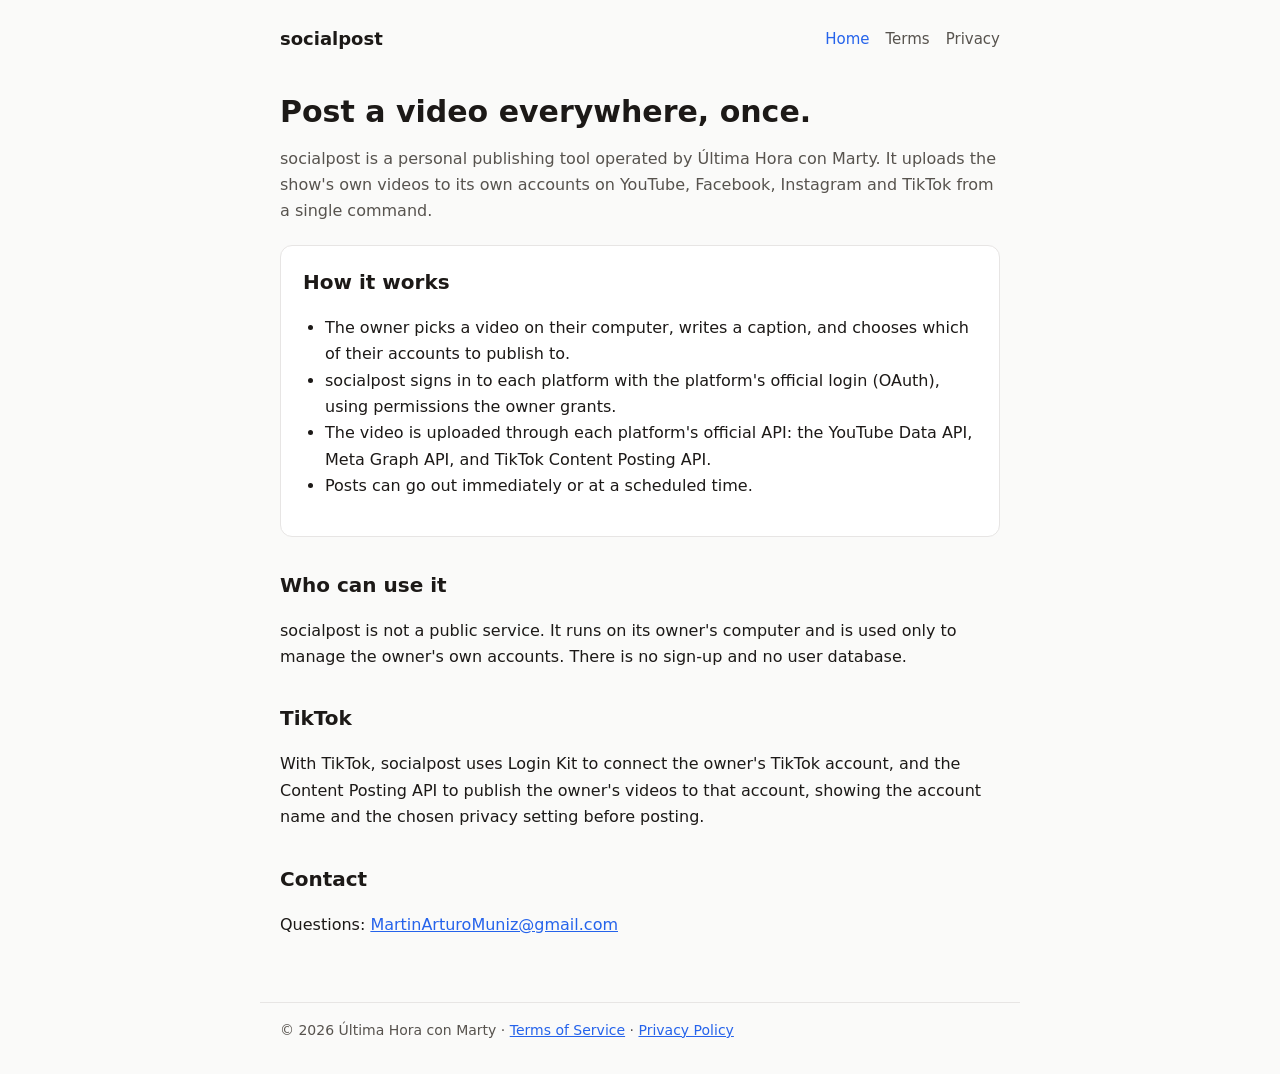
<file: index.html>
<!doctype html>
<html lang="en">
<head>
<meta charset="utf-8">
<meta name="viewport" content="width=device-width, initial-scale=1">
<title>socialpost</title>
<meta name="description" content="socialpost is a personal publishing tool that uploads the owner's own videos to their YouTube, Facebook, Instagram and TikTok accounts.">
<link rel="stylesheet" href="style.css">
</head>
<body>
<header>
  <a class="brand" href="./">socialpost</a>
  <nav><a href="./" aria-current="page">Home</a><a href="terms.html">Terms</a><a href="privacy.html">Privacy</a></nav>
</header>
<main>
  <h1>Post a video everywhere, once.</h1>
  <p class="muted">socialpost is a personal publishing tool operated by Última Hora con Marty. It uploads the show's own videos to its own accounts on YouTube, Facebook, Instagram and TikTok from a single command.</p>

  <div class="card">
    <h2 style="margin-top:0">How it works</h2>
    <ul>
      <li>The owner picks a video on their computer, writes a caption, and chooses which of their accounts to publish to.</li>
      <li>socialpost signs in to each platform with the platform's official login (OAuth), using permissions the owner grants.</li>
      <li>The video is uploaded through each platform's official API: the YouTube Data API, Meta Graph API, and TikTok Content Posting API.</li>
      <li>Posts can go out immediately or at a scheduled time.</li>
    </ul>
  </div>

  <h2>Who can use it</h2>
  <p>socialpost is not a public service. It runs on its owner's computer and is used only to manage the owner's own accounts. There is no sign-up and no user database.</p>

  <h2>TikTok</h2>
  <p>With TikTok, socialpost uses Login Kit to connect the owner's TikTok account, and the Content Posting API to publish the owner's videos to that account, showing the account name and the chosen privacy setting before posting.</p>

  <h2>Contact</h2>
  <p>Questions: <a href="mailto:MartinArturoMuniz@gmail.com">MartinArturoMuniz@gmail.com</a></p>
</main>
<footer>© 2026 Última Hora con Marty · <a href="terms.html">Terms of Service</a> · <a href="privacy.html">Privacy Policy</a></footer>
</body>
</html>
</file>
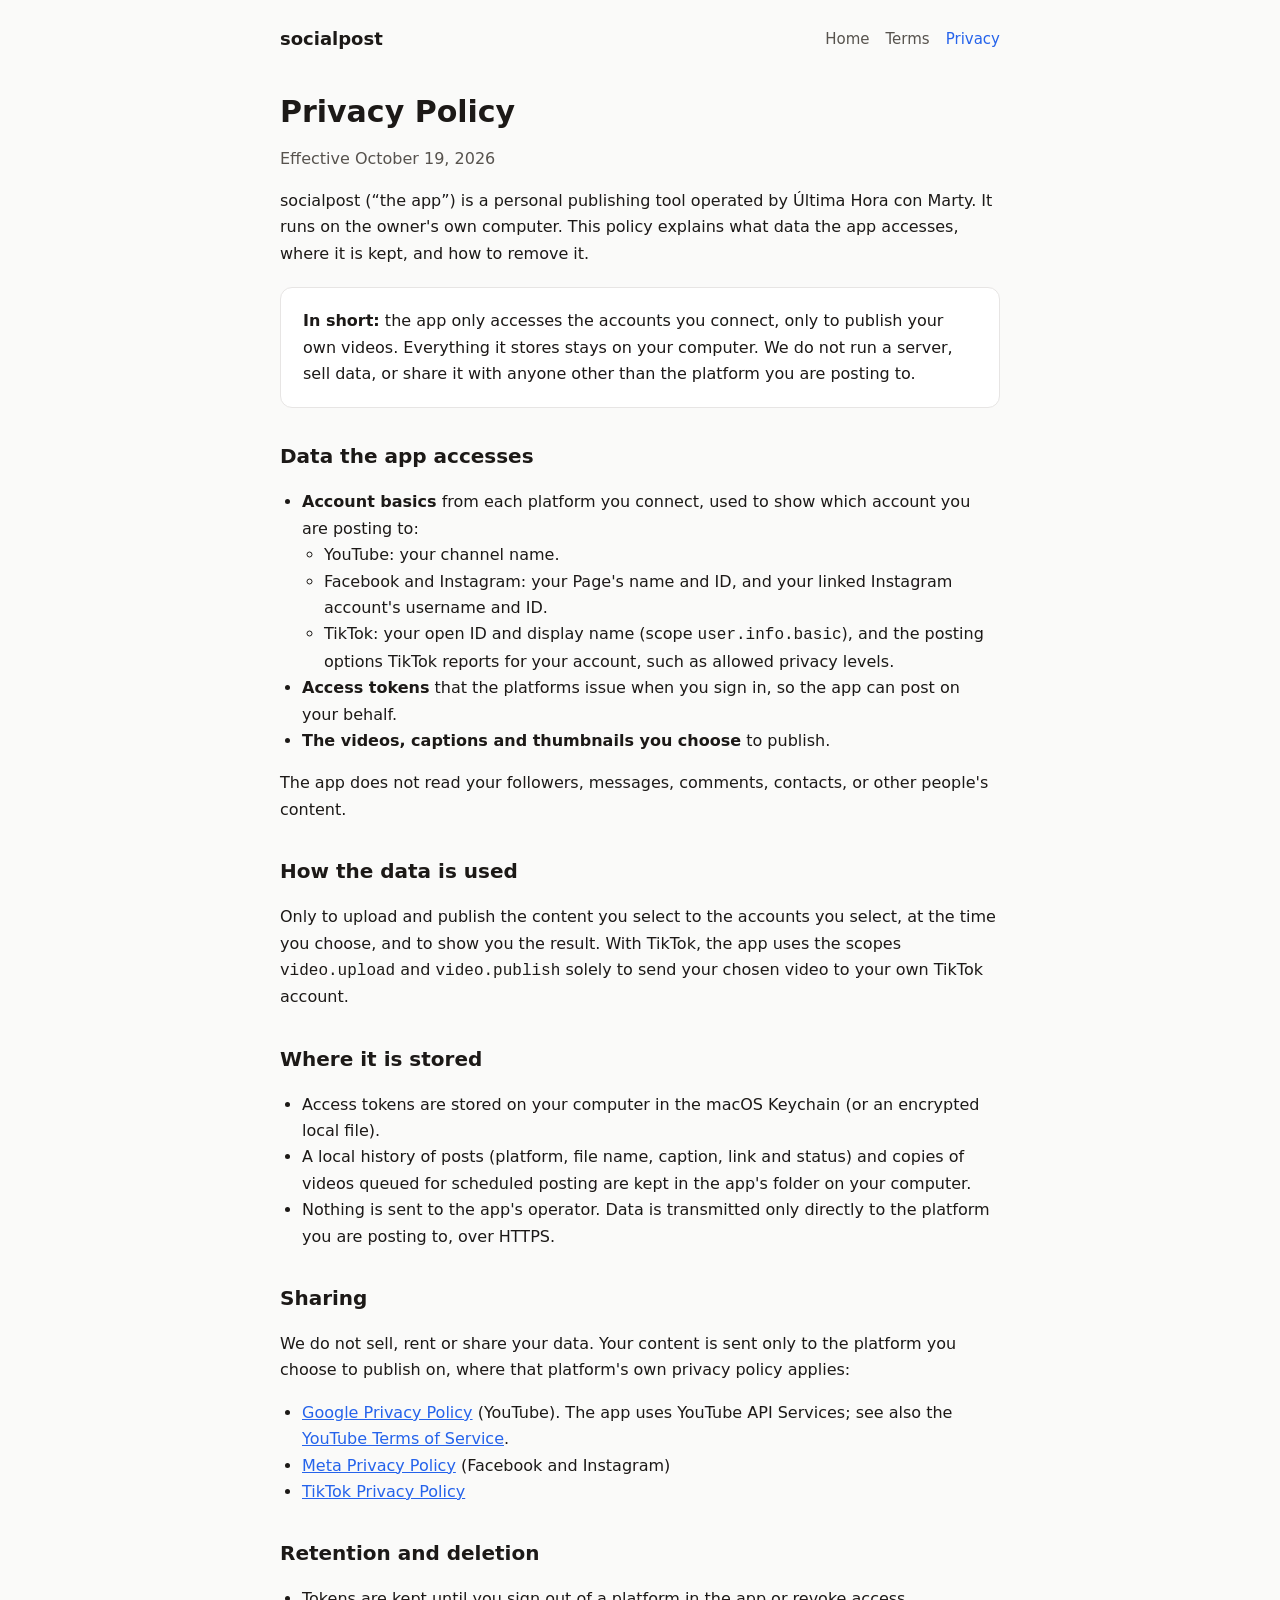
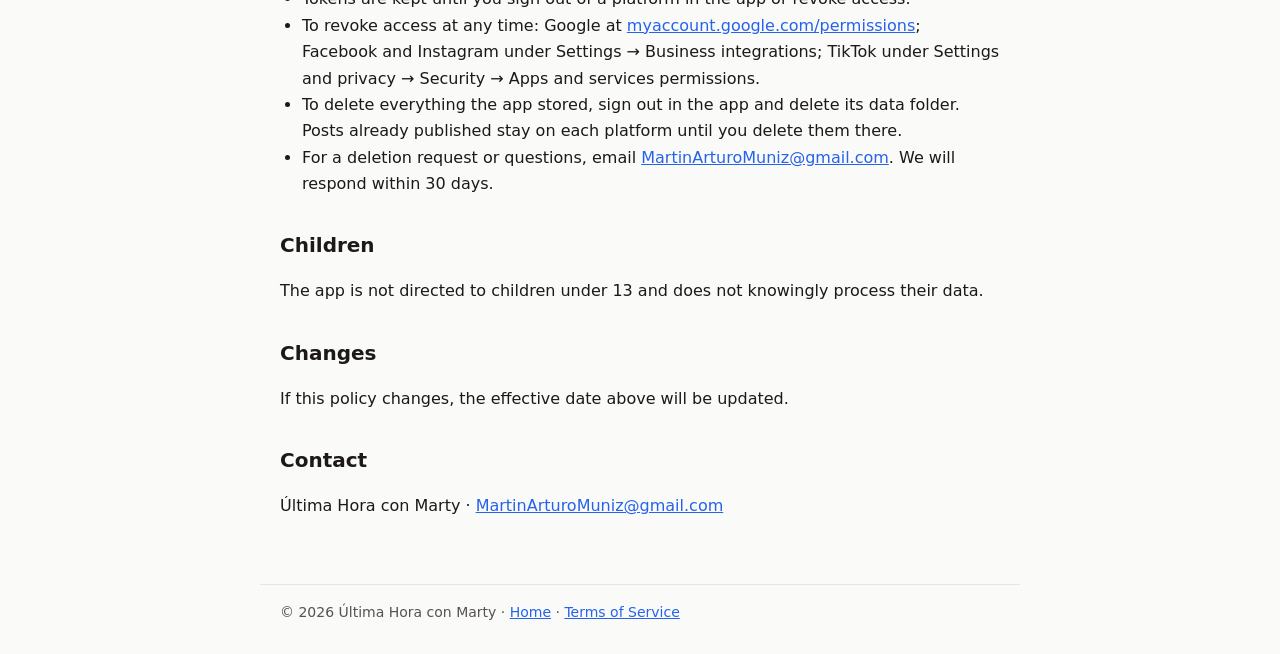
<file: privacy.html>
<!doctype html>
<html lang="en">
<head>
<meta charset="utf-8">
<meta name="viewport" content="width=device-width, initial-scale=1">
<title>Privacy Policy · socialpost</title>
<link rel="stylesheet" href="style.css">
</head>
<body>
<header>
  <a class="brand" href="./">socialpost</a>
  <nav><a href="./">Home</a><a href="terms.html">Terms</a><a href="privacy.html" aria-current="page">Privacy</a></nav>
</header>
<main>
  <h1>Privacy Policy</h1>
  <p class="muted">Effective October 19, 2026</p>

  <p>socialpost (“the app”) is a personal publishing tool operated by Última Hora con Marty. It runs on the owner's own computer. This policy explains what data the app accesses, where it is kept, and how to remove it.</p>

  <div class="card">
    <b>In short:</b> the app only accesses the accounts you connect, only to publish your own videos. Everything it stores stays on your computer. We do not run a server, sell data, or share it with anyone other than the platform you are posting to.
  </div>

  <h2>Data the app accesses</h2>
  <ul>
    <li><b>Account basics</b> from each platform you connect, used to show which account you are posting to:
      <ul>
        <li>YouTube: your channel name.</li>
        <li>Facebook and Instagram: your Page's name and ID, and your linked Instagram account's username and ID.</li>
        <li>TikTok: your open ID and display name (scope <code>user.info.basic</code>), and the posting options TikTok reports for your account, such as allowed privacy levels.</li>
      </ul>
    </li>
    <li><b>Access tokens</b> that the platforms issue when you sign in, so the app can post on your behalf.</li>
    <li><b>The videos, captions and thumbnails you choose</b> to publish.</li>
  </ul>
  <p>The app does not read your followers, messages, comments, contacts, or other people's content.</p>

  <h2>How the data is used</h2>
  <p>Only to upload and publish the content you select to the accounts you select, at the time you choose, and to show you the result. With TikTok, the app uses the scopes <code>video.upload</code> and <code>video.publish</code> solely to send your chosen video to your own TikTok account.</p>

  <h2>Where it is stored</h2>
  <ul>
    <li>Access tokens are stored on your computer in the macOS Keychain (or an encrypted local file).</li>
    <li>A local history of posts (platform, file name, caption, link and status) and copies of videos queued for scheduled posting are kept in the app's folder on your computer.</li>
    <li>Nothing is sent to the app's operator. Data is transmitted only directly to the platform you are posting to, over HTTPS.</li>
  </ul>

  <h2>Sharing</h2>
  <p>We do not sell, rent or share your data. Your content is sent only to the platform you choose to publish on, where that platform's own privacy policy applies:</p>
  <ul>
    <li><a href="https://policies.google.com/privacy">Google Privacy Policy</a> (YouTube). The app uses YouTube API Services; see also the <a href="https://www.youtube.com/t/terms">YouTube Terms of Service</a>.</li>
    <li><a href="https://www.facebook.com/privacy/policy/">Meta Privacy Policy</a> (Facebook and Instagram)</li>
    <li><a href="https://www.tiktok.com/legal/privacy-policy">TikTok Privacy Policy</a></li>
  </ul>

  <h2>Retention and deletion</h2>
  <ul>
    <li>Tokens are kept until you sign out of a platform in the app or revoke access.</li>
    <li>To revoke access at any time: Google at <a href="https://myaccount.google.com/permissions">myaccount.google.com/permissions</a>; Facebook and Instagram under Settings → Business integrations; TikTok under Settings and privacy → Security → Apps and services permissions.</li>
    <li>To delete everything the app stored, sign out in the app and delete its data folder. Posts already published stay on each platform until you delete them there.</li>
    <li>For a deletion request or questions, email <a href="mailto:MartinArturoMuniz@gmail.com">MartinArturoMuniz@gmail.com</a>. We will respond within 30 days.</li>
  </ul>

  <h2>Children</h2>
  <p>The app is not directed to children under 13 and does not knowingly process their data.</p>

  <h2>Changes</h2>
  <p>If this policy changes, the effective date above will be updated.</p>

  <h2>Contact</h2>
  <p>Última Hora con Marty · <a href="mailto:MartinArturoMuniz@gmail.com">MartinArturoMuniz@gmail.com</a></p>
</main>
<footer>© 2026 Última Hora con Marty · <a href="./">Home</a> · <a href="terms.html">Terms of Service</a></footer>
</body>
</html>
</file>
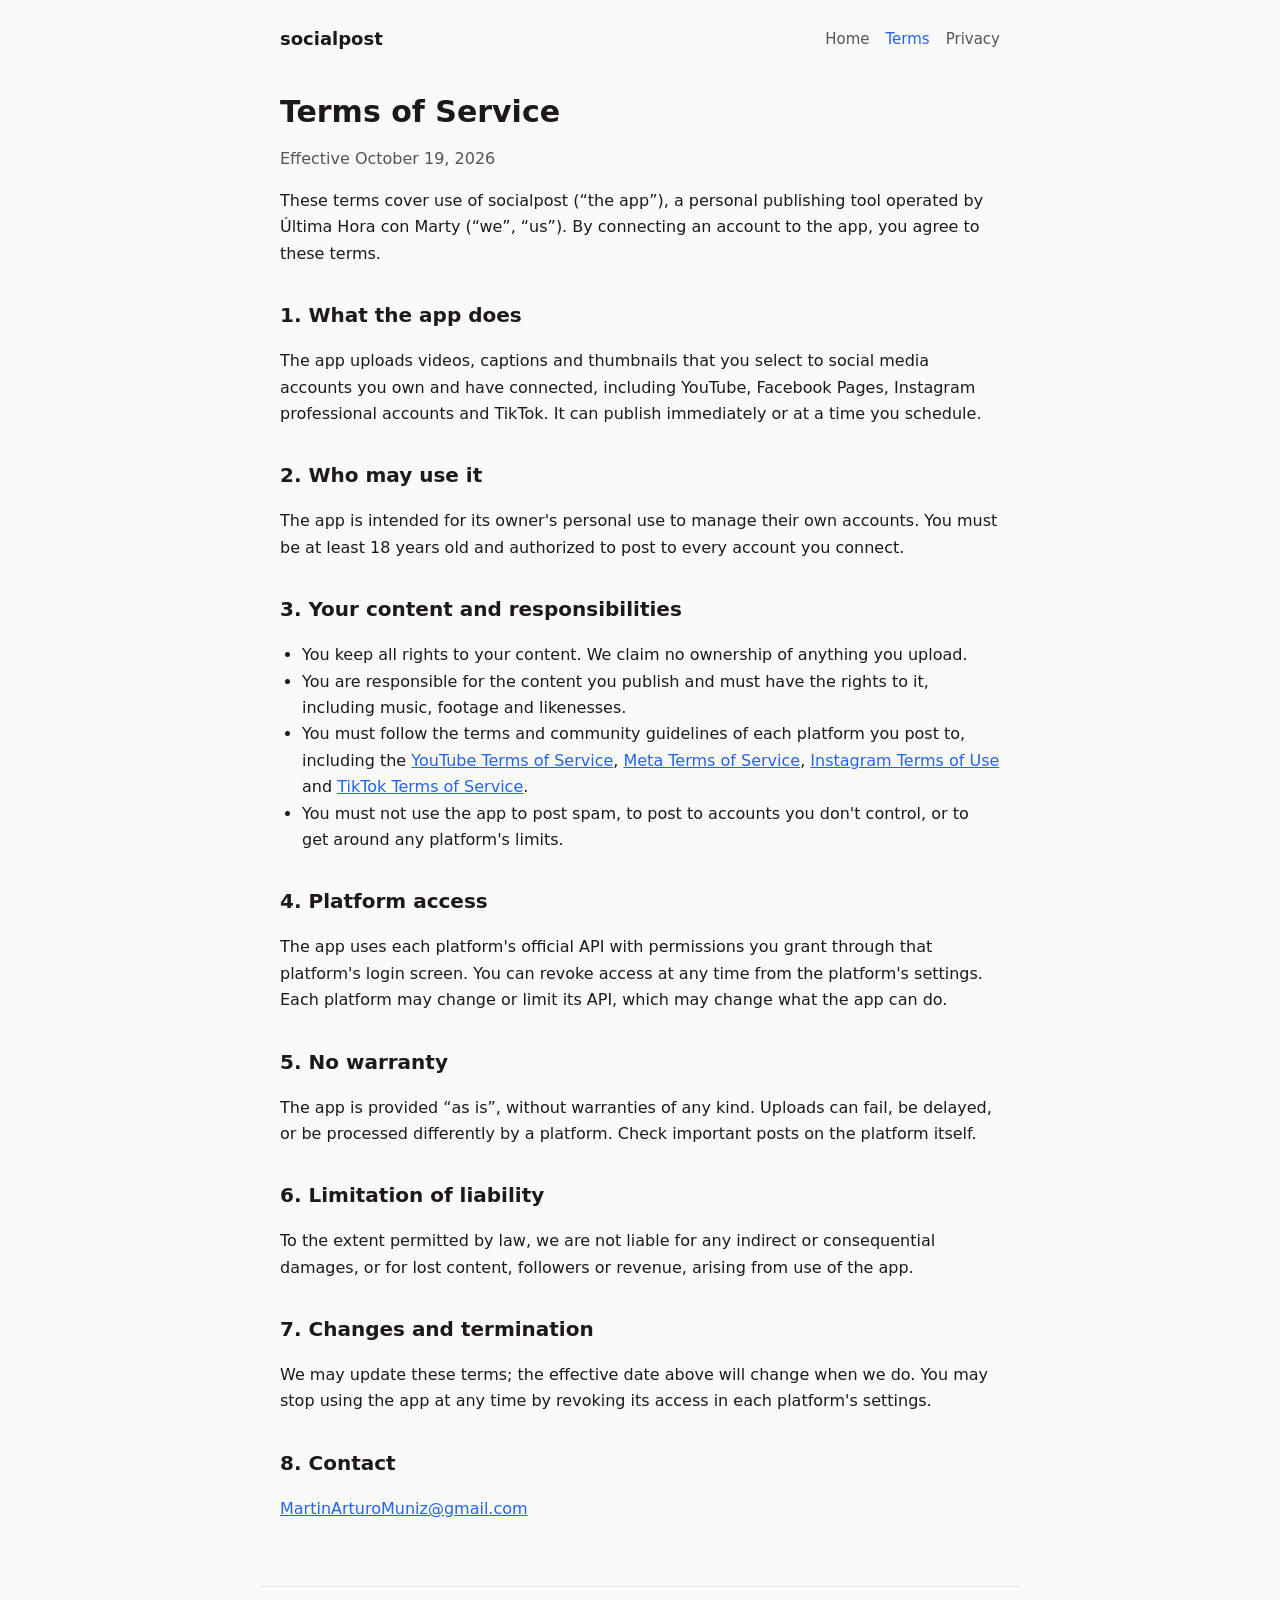
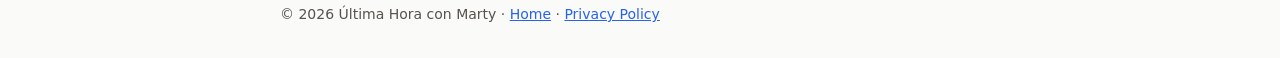
<file: terms.html>
<!doctype html>
<html lang="en">
<head>
<meta charset="utf-8">
<meta name="viewport" content="width=device-width, initial-scale=1">
<title>Terms of Service · socialpost</title>
<link rel="stylesheet" href="style.css">
</head>
<body>
<header>
  <a class="brand" href="./">socialpost</a>
  <nav><a href="./">Home</a><a href="terms.html" aria-current="page">Terms</a><a href="privacy.html">Privacy</a></nav>
</header>
<main>
  <h1>Terms of Service</h1>
  <p class="muted">Effective October 19, 2026</p>

  <p>These terms cover use of socialpost (“the app”), a personal publishing tool operated by Última Hora con Marty (“we”, “us”). By connecting an account to the app, you agree to these terms.</p>

  <h2>1. What the app does</h2>
  <p>The app uploads videos, captions and thumbnails that you select to social media accounts you own and have connected, including YouTube, Facebook Pages, Instagram professional accounts and TikTok. It can publish immediately or at a time you schedule.</p>

  <h2>2. Who may use it</h2>
  <p>The app is intended for its owner's personal use to manage their own accounts. You must be at least 18 years old and authorized to post to every account you connect.</p>

  <h2>3. Your content and responsibilities</h2>
  <ul>
    <li>You keep all rights to your content. We claim no ownership of anything you upload.</li>
    <li>You are responsible for the content you publish and must have the rights to it, including music, footage and likenesses.</li>
    <li>You must follow the terms and community guidelines of each platform you post to, including the <a href="https://www.youtube.com/t/terms">YouTube Terms of Service</a>, <a href="https://www.facebook.com/terms.php">Meta Terms of Service</a>, <a href="https://help.instagram.com/581066165581870">Instagram Terms of Use</a> and <a href="https://www.tiktok.com/legal/terms-of-service">TikTok Terms of Service</a>.</li>
    <li>You must not use the app to post spam, to post to accounts you don't control, or to get around any platform's limits.</li>
  </ul>

  <h2>4. Platform access</h2>
  <p>The app uses each platform's official API with permissions you grant through that platform's login screen. You can revoke access at any time from the platform's settings. Each platform may change or limit its API, which may change what the app can do.</p>

  <h2>5. No warranty</h2>
  <p>The app is provided “as is”, without warranties of any kind. Uploads can fail, be delayed, or be processed differently by a platform. Check important posts on the platform itself.</p>

  <h2>6. Limitation of liability</h2>
  <p>To the extent permitted by law, we are not liable for any indirect or consequential damages, or for lost content, followers or revenue, arising from use of the app.</p>

  <h2>7. Changes and termination</h2>
  <p>We may update these terms; the effective date above will change when we do. You may stop using the app at any time by revoking its access in each platform's settings.</p>

  <h2>8. Contact</h2>
  <p><a href="mailto:MartinArturoMuniz@gmail.com">MartinArturoMuniz@gmail.com</a></p>
</main>
<footer>© 2026 Última Hora con Marty · <a href="./">Home</a> · <a href="privacy.html">Privacy Policy</a></footer>
</body>
</html>
</file>
<file: style.css>
:root {
  --bg: #fafaf9; --fg: #1c1917; --muted: #57534e; --line: #e7e5e4; --accent: #2563eb; --card: #ffffff;
}
@media (prefers-color-scheme: dark) {
  :root { --bg: #0c0a09; --fg: #f5f5f4; --muted: #a8a29e; --line: #292524; --accent: #60a5fa; --card: #1c1917; }
}
* { box-sizing: border-box; }
body { margin: 0; background: var(--bg); color: var(--fg); font: 16px/1.65 system-ui, -apple-system, "Segoe UI", sans-serif; }
header, main, footer { max-width: 760px; margin: 0 auto; padding: 0 20px; }
header { display: flex; justify-content: space-between; align-items: center; padding-top: 24px; padding-bottom: 8px; flex-wrap: wrap; gap: 8px; }
header a.brand { font-weight: 700; font-size: 18px; color: var(--fg); text-decoration: none; }
nav a { color: var(--muted); text-decoration: none; margin-left: 16px; font-size: 15px; }
nav a:hover, nav a[aria-current] { color: var(--accent); }
main { padding-bottom: 48px; }
h1 { font-size: 30px; line-height: 1.2; margin: 32px 0 8px; }
h2 { font-size: 20px; margin: 32px 0 8px; }
p, li { color: var(--fg); }
.muted { color: var(--muted); }
.card { background: var(--card); border: 1px solid var(--line); border-radius: 12px; padding: 20px 22px; margin: 20px 0; }
ul { padding-left: 22px; }
a { color: var(--accent); }
footer { border-top: 1px solid var(--line); padding-top: 16px; padding-bottom: 32px; color: var(--muted); font-size: 14px; }
</file>
